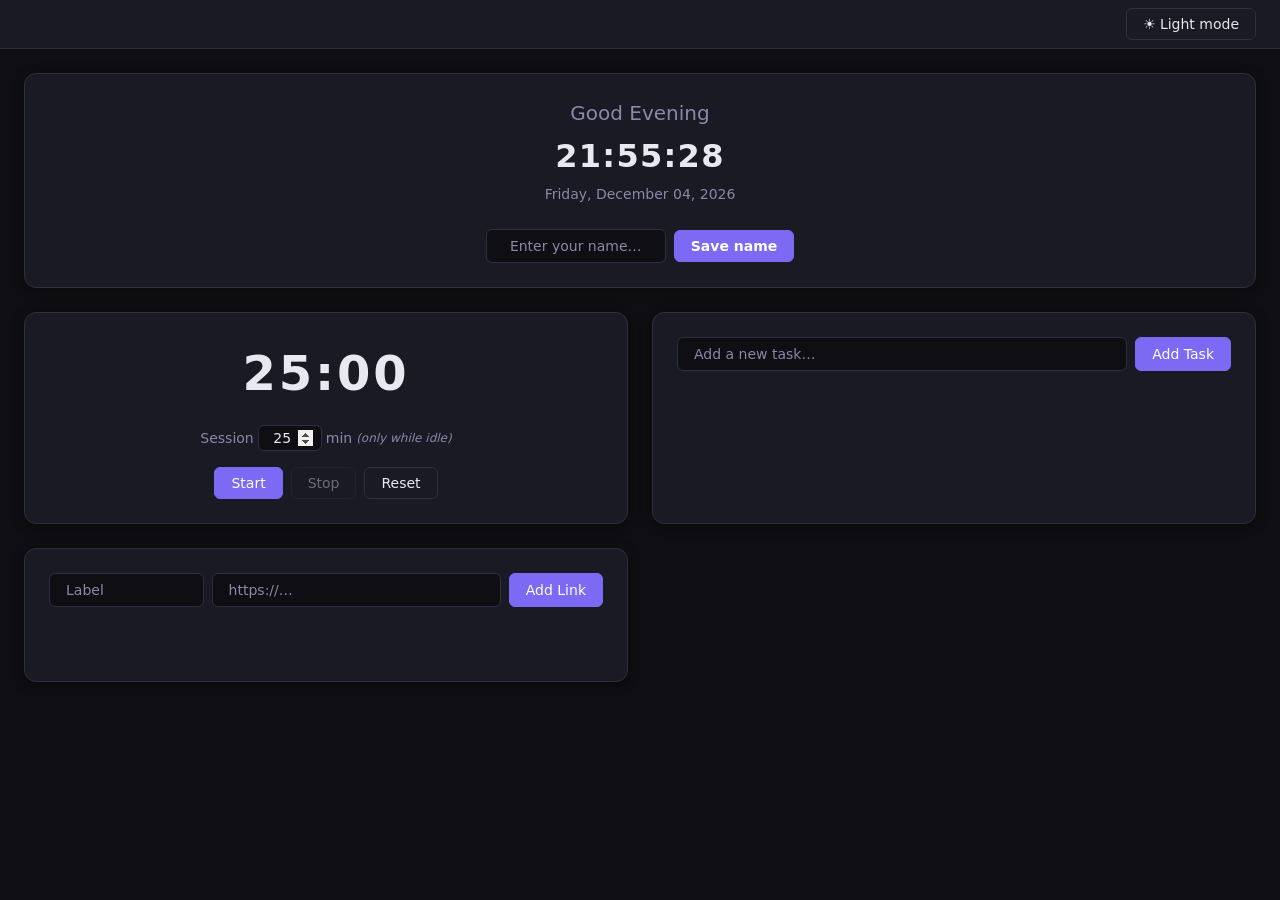
<file: index.html>
﻿<!DOCTYPE html>
<html lang="en" data-theme="dark">
  <head>
    <meta charset="UTF-8" />
    <meta name="viewport" content="width=device-width, initial-scale=1.0" />
    <title>Life Dashboard</title>
    <link rel="stylesheet" href="css/style.css" />
  </head>
  <body>

    <!-- Top bar: theme toggle -->
    <header class="topbar">
      <button id="theme-toggle" class="btn btn--ghost topbar__theme-btn" aria-label="Switch to light mode">
        <span id="theme-icon" aria-hidden="true">☀️</span>
        <span id="theme-label">Light mode</span>
      </button>
    </header>

    <main class="dashboard">

      <!-- Greeting Widget -->
      <section class="widget widget--greeting">
        <p id="greeting-text"></p>
        <time id="clock-time"></time>
        <p id="clock-date"></p>
        <!-- Challenge: Custom name in greeting -->
        <div class="greeting-name-row">
          <input id="name-input" type="text" maxlength="30"
                 placeholder="Enter your name…"
                 aria-label="Your name" />
          <button id="name-save" class="btn btn--ghost">Save name</button>
        </div>
      </section>

      <!-- Focus Timer Widget -->
      <section class="widget widget--timer">
        <div id="timer-display" role="timer" aria-live="polite" aria-atomic="true">25:00</div>
        <!-- Challenge: Change Pomodoro time -->
        <div class="timer-settings">
          <label for="timer-duration" class="timer-settings__label">Session</label>
          <input id="timer-duration" type="number" min="1" max="60" value="25"
                 aria-label="Session duration in minutes" />
          <span class="timer-settings__unit">min</span>
          <span class="timer-settings__hint">(only while idle)</span>
        </div>
        <div class="timer-controls">
          <button id="btn-start" type="button" class="btn btn--primary">Start</button>
          <button id="btn-stop"  type="button" class="btn btn--ghost" disabled>Stop</button>
          <button id="btn-reset" type="button" class="btn btn--ghost">Reset</button>
        </div>
        <div id="timer-announcement" aria-live="assertive" aria-atomic="true" class="sr-only"></div>
      </section>

      <!-- Task List Widget -->
      <section class="widget widget--tasks">
        <form id="task-form">
          <input id="task-input" type="text" maxlength="200" placeholder="Add a new task…" aria-label="New task title" />
          <button id="task-submit" type="submit" class="btn btn--primary">Add Task</button>
        </form>
        <p id="task-error" role="alert" aria-live="polite"></p>
        <ul id="task-list"></ul>
      </section>

      <!-- Quick Links Widget -->
      <section class="widget widget--links">
        <form id="link-form">
          <input id="link-label" type="text" maxlength="50" placeholder="Label" aria-label="Link label" />
          <input id="link-url" type="url" maxlength="2048" placeholder="https://…" aria-label="Link URL" />
          <button id="link-submit" type="submit" class="btn btn--primary">Add Link</button>
        </form>
        <p id="link-error" role="alert" aria-live="polite"></p>
        <div id="links-list"></div>
      </section>

    </main>
    <script defer src="js/app.js"></script>
  </body>
</html>
</file>
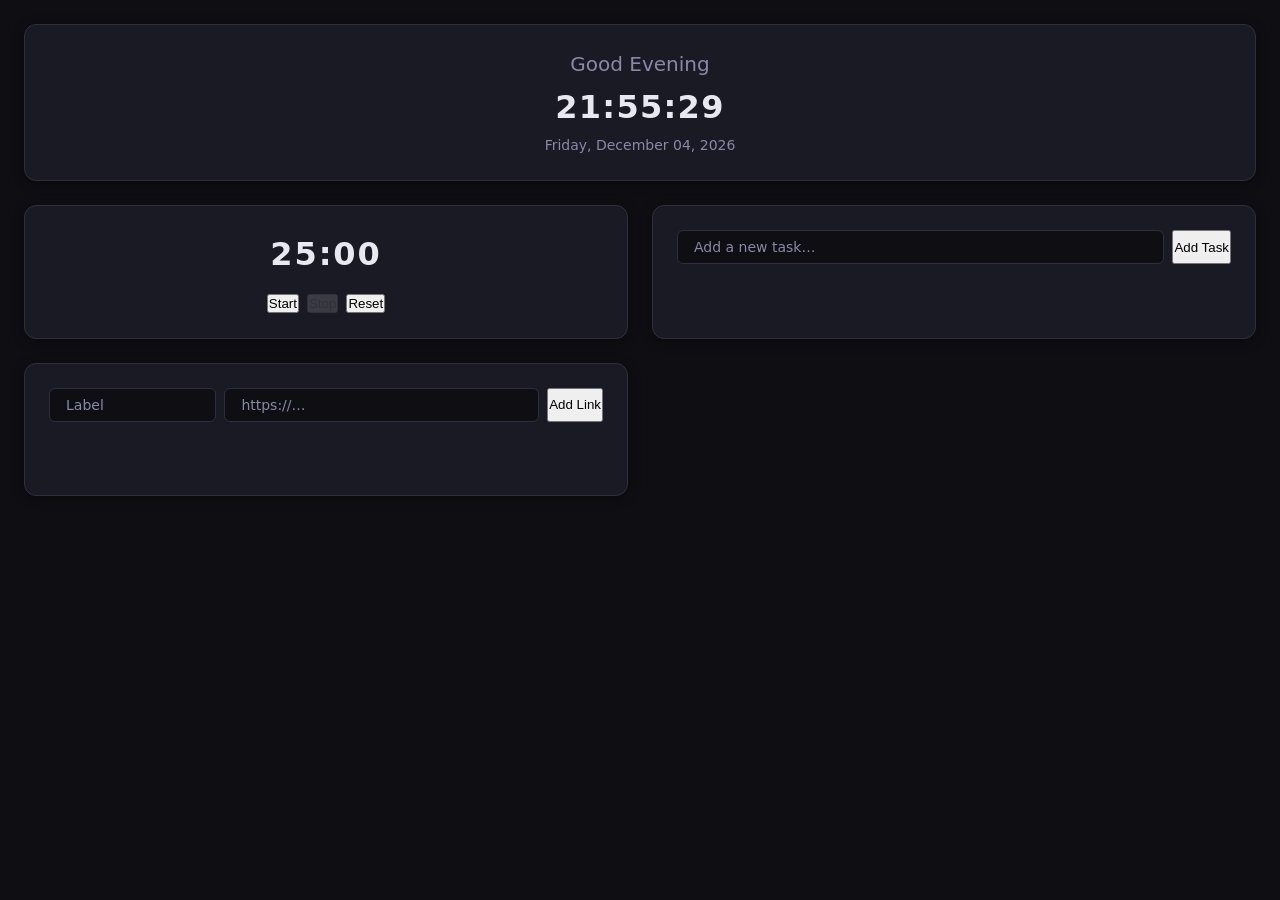
<file: CodingCamp--16November26-putrarajapratama/index.html>
<!DOCTYPE html>
<html lang="en">
  <head>
    <meta charset="UTF-8" />
    <meta name="viewport" content="width=device-width, initial-scale=1.0" />
    <title>Life Dashboard</title>
    <link rel="stylesheet" href="css/style.css" />
  </head>
  <body>
    <main class="dashboard">

      <!-- Greeting Widget -->
      <section class="widget widget--greeting">
        <p id="greeting-text"></p>
        <time id="clock-time"></time>
        <p id="clock-date"></p>
      </section>

      <!-- Focus Timer Widget -->
      <section class="widget widget--timer">
        <div id="timer-display" role="timer" aria-live="polite" aria-atomic="true">25:00</div>
        <div class="timer-controls">
          <button id="btn-start" type="button">Start</button>
          <button id="btn-stop" type="button" disabled>Stop</button>
          <button id="btn-reset" type="button">Reset</button>
        </div>
        <div id="timer-announcement" aria-live="assertive" aria-atomic="true" class="sr-only"></div>
      </section>

      <!-- Task List Widget -->
      <section class="widget widget--tasks">
        <form id="task-form">
          <input id="task-input" type="text" maxlength="200" placeholder="Add a new task…" aria-label="New task title" />
          <button id="task-submit" type="submit">Add Task</button>
        </form>
        <p id="task-error" role="alert" aria-live="polite"></p>
        <ul id="task-list"></ul>
      </section>

      <!-- Quick Links Widget -->
      <section class="widget widget--links">
        <form id="link-form">
          <input id="link-label" type="text" maxlength="50" placeholder="Label" aria-label="Link label" />
          <input id="link-url" type="url" maxlength="2048" placeholder="https://…" aria-label="Link URL" />
          <button id="link-submit" type="submit">Add Link</button>
        </form>
        <p id="link-error" role="alert" aria-live="polite"></p>
        <div id="links-list"></div>
      </section>

    </main>
    <script defer src="js/app.js"></script>
  </body>
</html>
</file>
<file: css/style.css>
﻿/* Life Dashboard — style.css */

/* ============================================================
   1. CUSTOM PROPERTIES — dark theme (default)
   ============================================================ */
:root,
[data-theme="dark"] {
  --color-bg:       #0f0f13;
  --color-surface:  #1a1a24;
  --color-border:   #2e2e42;
  --color-accent:   #7c6af5;
  --color-text:     #e8e8f0;
  --color-muted:    #8888a8;
  --color-success:  #4caf82;
  --color-danger:   #e05a5a;
  --color-warning:  #f0a040;

  --font-family:    system-ui, -apple-system, sans-serif;
  --font-size-base: 16px;
  --font-size-sm:   14px;
  --font-size-lg:   20px;
  --font-size-xl:   32px;

  --space-xs:  4px;
  --space-sm:  8px;
  --space-md:  16px;
  --space-lg:  24px;
  --space-xl:  40px;

  --radius-sm:   6px;
  --radius-md:   12px;
  --shadow-card: 0 2px 12px rgba(0, 0, 0, 0.4);
}

/* ============================================================
   1b. CUSTOM PROPERTIES — light theme
   ============================================================ */
[data-theme="light"] {
  --color-bg:       #f4f4f8;
  --color-surface:  #ffffff;
  --color-border:   #d0d0e0;
  --color-accent:   #5b4de0;
  --color-text:     #1a1a2e;
  --color-muted:    #6b6b8a;
  --color-success:  #2e7d55;
  --color-danger:   #c0392b;
  --color-warning:  #b07000;
  --shadow-card:    0 2px 12px rgba(0, 0, 0, 0.1);
}

/* ============================================================
   2. RESET AND BASE
   ============================================================ */
*,
*::before,
*::after {
  box-sizing: border-box;
  margin: 0;
  padding: 0;
}

body {
  background-color: var(--color-bg);
  color: var(--color-text);
  font-family: var(--font-family);
  font-size: var(--font-size-base);
  line-height: 1.5;
  min-height: 100vh;
  transition: background-color 0.3s ease, color 0.3s ease;
}

.sr-only {
  position: absolute;
  width: 1px;
  height: 1px;
  padding: 0;
  margin: -1px;
  overflow: hidden;
  clip: rect(0, 0, 0, 0);
  white-space: nowrap;
  border: 0;
}

/* ============================================================
   3. TOP BAR
   ============================================================ */
.topbar {
  display: flex;
  justify-content: flex-end;
  align-items: center;
  padding: var(--space-sm) var(--space-lg);
  background-color: var(--color-surface);
  border-bottom: 1px solid var(--color-border);
  transition: background-color 0.3s ease, border-color 0.3s ease;
}

/* Theme toggle — clearly clickable, accent border */
.topbar__theme-btn {
  display: inline-flex;
  align-items: center;
  gap: var(--space-xs);
  font-size: var(--font-size-sm);
  font-weight: 600;
  padding: var(--space-xs) var(--space-md);
  background-color: var(--color-accent);
  border: 2px solid var(--color-accent);
  border-radius: var(--radius-sm);
  color: #ffffff;
  cursor: pointer;
  transition: opacity 0.15s ease, background-color 0.15s ease;
}

.topbar__theme-btn:hover {
  opacity: 0.85;
}

.topbar__theme-btn:focus-visible {
  outline: 2px solid var(--color-text);
  outline-offset: 3px;
}

/* ============================================================
   4. LAYOUT
   ============================================================ */
.dashboard {
  display: grid;
  gap: var(--space-lg);
  padding: var(--space-lg);
}

@media (min-width: 640px) {
  .dashboard {
    grid-template-columns: 1fr 1fr;
  }
}

.widget--greeting {
  grid-column: 1 / -1;
}

/* ============================================================
   5. WIDGET BASE
   ============================================================ */
.widget {
  background-color: var(--color-surface);
  border: 1px solid var(--color-border);
  border-radius: var(--radius-md);
  box-shadow: var(--shadow-card);
  padding: var(--space-lg);
  transition: background-color 0.3s ease, border-color 0.3s ease;
}

/* Widget headings (auto-generated by browser section heading) */
.widget h2 {
  font-size: var(--font-size-lg);
  font-weight: 700;
  margin-bottom: var(--space-md);
  color: var(--color-text);
}

/* ---- Greeting widget ---- */
.widget--greeting {
  text-align: center;
}

#greeting-text {
  font-size: var(--font-size-lg);
  color: var(--color-muted);
  margin-bottom: var(--space-xs);
  min-height: 1.5em;
}

#clock-time {
  display: block;
  font-size: var(--font-size-xl);
  font-weight: 700;
  letter-spacing: 0.04em;
  color: var(--color-text);
  margin-bottom: var(--space-xs);
}

#clock-date {
  font-size: var(--font-size-sm);
  color: var(--color-muted);
  margin-bottom: var(--space-md);
}

.greeting-name-row {
  display: inline-flex;
  align-items: center;
  gap: var(--space-sm);
  margin-top: var(--space-sm);
  flex-wrap: wrap;
  justify-content: center;
}

.greeting-name-row #name-input {
  width: 180px;
  flex: 0 1 180px;
  text-align: center;
}

/* Save-name button — accent style so it looks actionable */
#name-save {
  background-color: var(--color-accent);
  border-color: var(--color-accent);
  color: #ffffff;
  font-weight: 600;
  min-width: 90px;
  transition: background-color 0.2s ease, opacity 0.2s ease;
}

#name-save:hover:not(:disabled) {
  opacity: 0.85;
}

#name-save:disabled {
  opacity: 0.6;
  cursor: default;
}

/* ---- Focus Timer widget ---- */
.widget--timer {
  display: flex;
  flex-direction: column;
  align-items: center;
  gap: var(--space-md);
}

#timer-display {
  font-size: 48px;
  font-weight: 700;
  letter-spacing: 0.06em;
  color: var(--color-text);
  font-variant-numeric: tabular-nums;
}

.timer-settings {
  display: flex;
  align-items: center;
  gap: var(--space-xs);
  flex-wrap: wrap;
  justify-content: center;
}

.timer-settings__label {
  font-size: var(--font-size-sm);
  color: var(--color-muted);
}

#timer-duration {
  width: 64px;
  padding: var(--space-xs) var(--space-sm);
  background-color: var(--color-bg);
  border: 1px solid var(--color-border);
  border-radius: var(--radius-sm);
  color: var(--color-text);
  font-family: var(--font-family);
  font-size: var(--font-size-sm);
  text-align: center;
  -moz-appearance: textfield;
  transition: background-color 0.3s ease, border-color 0.3s ease, color 0.3s ease;
}

#timer-duration::-webkit-inner-spin-button,
#timer-duration::-webkit-outer-spin-button {
  opacity: 1;
}

#timer-duration:focus-visible {
  outline: 2px solid var(--color-accent);
  outline-offset: 2px;
  border-color: var(--color-accent);
}

#timer-duration:disabled {
  opacity: 0.4;
  cursor: not-allowed;
}

.timer-settings__unit,
.timer-settings__hint {
  font-size: var(--font-size-sm);
  color: var(--color-muted);
}

.timer-settings__hint {
  font-size: 12px;
  font-style: italic;
}

.timer-controls {
  display: flex;
  gap: var(--space-sm);
  flex-wrap: wrap;
  justify-content: center;
}

/* ---- Task List widget ---- */
.widget--tasks {
  display: flex;
  flex-direction: column;
  gap: var(--space-md);
}

#task-form {
  display: flex;
  gap: var(--space-sm);
  flex-wrap: wrap;
}

#task-input {
  flex: 1 1 160px;
}

#task-list {
  list-style: none;
  display: flex;
  flex-direction: column;
  gap: var(--space-sm);
}

li[data-id] {
  display: flex;
  align-items: center;
  gap: var(--space-sm);
  padding: var(--space-sm) var(--space-md);
  border: 1px solid var(--color-border);
  border-radius: var(--radius-sm);
  background-color: var(--color-bg);
  transition: background-color 0.3s ease, border-color 0.3s ease;
}

.task__title {
  flex: 1;
  font-size: var(--font-size-sm);
  color: var(--color-text);
  word-break: break-word;
}

.task--complete .task__title {
  text-decoration: line-through;
  color: var(--color-muted);
}

.task__edit-input {
  flex: 1;
  font-size: var(--font-size-sm);
}

/* ---- Quick Links widget ---- */
.widget--links {
  display: flex;
  flex-direction: column;
  gap: var(--space-md);
}

#link-form {
  display: flex;
  flex-wrap: wrap;
  gap: var(--space-sm);
}

#link-label {
  flex: 1 1 100px;
}

#link-url {
  flex: 2 1 180px;
}

#links-list {
  display: flex;
  flex-wrap: wrap;
  gap: var(--space-sm);
}

.link-card {
  display: inline-flex;
  align-items: center;
  gap: var(--space-xs);
}

/* ============================================================
   6. FORM INPUTS
   ============================================================ */
input[type="text"],
input[type="url"],
input[type="number"] {
  background-color: var(--color-bg);
  border: 1px solid var(--color-border);
  border-radius: var(--radius-sm);
  color: var(--color-text);
  font-family: var(--font-family);
  font-size: var(--font-size-sm);
  padding: var(--space-sm) var(--space-md);
  min-width: 0;
  width: 100%;
  transition: background-color 0.3s ease, border-color 0.3s ease, color 0.3s ease;
}

input[type="text"]::placeholder,
input[type="url"]::placeholder {
  color: var(--color-muted);
}

input[type="text"]:focus-visible,
input[type="url"]:focus-visible,
input[type="number"]:focus-visible {
  outline: 2px solid var(--color-accent);
  outline-offset: 2px;
  border-color: var(--color-accent);
}

/* ============================================================
   7. BUTTONS
   ============================================================ */
.btn {
  display: inline-flex;
  align-items: center;
  justify-content: center;
  gap: var(--space-xs);
  border: 1px solid transparent;
  border-radius: var(--radius-sm);
  cursor: pointer;
  font-family: var(--font-family);
  font-size: var(--font-size-sm);
  font-weight: 500;
  line-height: 1;
  padding: var(--space-sm) var(--space-md);
  transition: opacity 0.15s ease, background-color 0.15s ease;
  white-space: nowrap;
}

.btn--primary {
  background-color: var(--color-accent);
  border-color: var(--color-accent);
  color: #ffffff;
}

.btn--primary:hover:not(:disabled) {
  opacity: 0.88;
}

.btn--ghost {
  background-color: transparent;
  border-color: var(--color-border);
  color: var(--color-text);
}

.btn--ghost:hover:not(:disabled) {
  background-color: var(--color-border);
}

.btn--danger {
  background-color: var(--color-danger);
  border-color: var(--color-danger);
  color: #ffffff;
}

.btn--danger:hover:not(:disabled) {
  opacity: 0.88;
}

.btn--link-open {
  background-color: transparent;
  border-color: var(--color-accent);
  color: var(--color-accent);
}

.btn--link-open:hover:not(:disabled) {
  background-color: var(--color-accent);
  color: #ffffff;
}

button:disabled,
button[aria-disabled="true"] {
  opacity: 0.4;
  cursor: not-allowed;
}

button:focus-visible,
a:focus-visible {
  outline: 2px solid var(--color-accent);
  outline-offset: 2px;
}

/* ============================================================
   8. INLINE VALIDATION MESSAGES
   ============================================================ */
#task-error,
#link-error {
  font-size: var(--font-size-sm);
  color: var(--color-danger);
  min-height: 1.25em;
}

/* ============================================================
   9. STORAGE ERROR BANNER
   ============================================================ */
.storage-error {
  background-color: rgba(224, 90, 90, 0.15);
  border: 1px solid var(--color-danger);
  border-radius: var(--radius-sm);
  color: var(--color-danger);
  font-size: var(--font-size-sm);
  padding: var(--space-sm) var(--space-md);
}
</file>
<file: CodingCamp--16November26-putrarajapratama/css/style.css>
/* Life Dashboard — styles */

/* ============================================================
   1. CUSTOM PROPERTIES  (Task 3.1)
   ============================================================ */
:root {
  /* Colour palette */
  --color-bg:       #0f0f13;
  --color-surface:  #1a1a24;
  --color-border:   #2e2e42;
  --color-accent:   #7c6af5;
  --color-text:     #e8e8f0;
  --color-muted:    #8888a8;
  --color-success:  #4caf82;
  --color-danger:   #e05a5a;
  --color-warning:  #f0a040;

  /* Typography */
  --font-family:    system-ui, -apple-system, sans-serif;
  --font-size-base: 16px;
  --font-size-sm:   14px;
  --font-size-lg:   20px;
  --font-size-xl:   32px;

  /* Spacing */
  --space-xs:  4px;
  --space-sm:  8px;
  --space-md:  16px;
  --space-lg:  24px;
  --space-xl:  40px;

  /* Radius / shadow */
  --radius-sm:   6px;
  --radius-md:   12px;
  --shadow-card: 0 2px 12px rgba(0, 0, 0, 0.4);
}

/* ============================================================
   2. RESET AND BASE  (Task 3.1)
   ============================================================ */
*,
*::before,
*::after {
  box-sizing: border-box;
  margin: 0;
  padding: 0;
}

body {
  background-color: var(--color-bg);
  color: var(--color-text);
  font-family: var(--font-family);
  font-size: var(--font-size-base);
  line-height: 1.5;
  min-height: 100vh;
}

/* Visually hidden but accessible to screen readers */
.sr-only {
  position: absolute;
  width: 1px;
  height: 1px;
  padding: 0;
  margin: -1px;
  overflow: hidden;
  clip: rect(0, 0, 0, 0);
  white-space: nowrap;
  border: 0;
}

/* ============================================================
   3. LAYOUT  (Task 3.2)
   ============================================================ */

/* Page grid — single column by default */
.dashboard {
  display: grid;
  gap: var(--space-lg);
  padding: var(--space-lg);
}

/* Two-column grid above 640 px */
@media (min-width: 640px) {
  .dashboard {
    grid-template-columns: 1fr 1fr;
  }
}

/* Greeting spans both columns on wide screens */
.widget--greeting {
  grid-column: 1 / -1;
}

/* ============================================================
   4. WIDGET BASE  (Task 3.3)
   ============================================================ */
.widget {
  background-color: var(--color-surface);
  border: 1px solid var(--color-border);
  border-radius: var(--radius-md);
  box-shadow: var(--shadow-card);
  padding: var(--space-lg);
}

/* ---- Greeting widget ---- */
.widget--greeting {
  text-align: center;
}

#greeting-text {
  font-size: var(--font-size-lg);
  color: var(--color-muted);
  margin-bottom: var(--space-xs);
}

#clock-time {
  display: block;
  font-size: var(--font-size-xl);
  font-weight: 700;
  letter-spacing: 0.04em;
  color: var(--color-text);
  margin-bottom: var(--space-xs);
}

#clock-date {
  font-size: var(--font-size-sm);
  color: var(--color-muted);
}

/* ---- Focus Timer widget ---- */
.widget--timer {
  display: flex;
  flex-direction: column;
  align-items: center;
  gap: var(--space-md);
}

#timer-display {
  font-size: var(--font-size-xl);
  font-weight: 700;
  letter-spacing: 0.06em;
  color: var(--color-text);
}

.timer-controls {
  display: flex;
  gap: var(--space-sm);
  flex-wrap: wrap;
  justify-content: center;
}

/* ---- Task List widget ---- */
.widget--tasks {
  display: flex;
  flex-direction: column;
  gap: var(--space-md);
}

#task-form {
  display: flex;
  gap: var(--space-sm);
  flex-wrap: wrap;
}

#task-input {
  flex: 1 1 160px;
}

#task-list {
  list-style: none;
  display: flex;
  flex-direction: column;
  gap: var(--space-sm);
}

/* Individual task item */
.task__item {
  display: flex;
  align-items: center;
  gap: var(--space-sm);
  padding: var(--space-sm) var(--space-md);
  border: 1px solid var(--color-border);
  border-radius: var(--radius-sm);
  background-color: var(--color-bg);
}

.task__title {
  flex: 1;
  font-size: var(--font-size-sm);
  color: var(--color-text);
  word-break: break-word;
}

/* Requirement 3.5 — strikethrough for complete tasks */
.task--complete .task__title {
  text-decoration: line-through;
  color: var(--color-muted);
}

.task__edit-input {
  flex: 1;
  font-size: var(--font-size-sm);
}

.task__actions {
  display: flex;
  gap: var(--space-xs);
  flex-shrink: 0;
}

/* ---- Quick Links widget ---- */
.widget--links {
  display: flex;
  flex-direction: column;
  gap: var(--space-md);
}

#link-form {
  display: flex;
  flex-wrap: wrap;
  gap: var(--space-sm);
}

#link-label {
  flex: 1 1 100px;
}

#link-url {
  flex: 2 1 180px;
}

#links-list {
  display: flex;
  flex-wrap: wrap;
  gap: var(--space-sm);
}

/* Individual link entry row */
.link__item {
  display: flex;
  align-items: center;
  gap: var(--space-xs);
}

/* ============================================================
   5. FORM INPUTS  (Task 3.3)
   ============================================================ */
input[type="text"],
input[type="url"] {
  background-color: var(--color-bg);
  border: 1px solid var(--color-border);
  border-radius: var(--radius-sm);
  color: var(--color-text);
  font-family: var(--font-family);
  font-size: var(--font-size-sm);
  padding: var(--space-sm) var(--space-md);
  min-width: 0;
  width: 100%;
}

input[type="text"]::placeholder,
input[type="url"]::placeholder {
  color: var(--color-muted);
}

input[type="text"]:focus-visible,
input[type="url"]:focus-visible {
  outline: 2px solid var(--color-accent);
  outline-offset: 2px;
  border-color: var(--color-accent);
}

/* ============================================================
   6. BUTTONS  (Task 3.3)
   ============================================================ */

/* Base button */
.btn {
  display: inline-flex;
  align-items: center;
  justify-content: center;
  gap: var(--space-xs);
  border: 1px solid transparent;
  border-radius: var(--radius-sm);
  cursor: pointer;
  font-family: var(--font-family);
  font-size: var(--font-size-sm);  /* minimum 14 px — Requirement 6.4 */
  font-weight: 500;
  line-height: 1;
  padding: var(--space-sm) var(--space-md);
  transition: opacity 0.15s ease, background-color 0.15s ease;
  white-space: nowrap;
}

/* Primary — accent fill */
.btn--primary {
  background-color: var(--color-accent);
  border-color: var(--color-accent);
  color: #ffffff; /* contrast ≥ 4.5:1 against #7c6af5 */
}

.btn--primary:hover:not(:disabled) {
  opacity: 0.88;
}

/* Ghost — outline only */
.btn--ghost {
  background-color: transparent;
  border-color: var(--color-border);
  color: var(--color-text);
}

.btn--ghost:hover:not(:disabled) {
  background-color: var(--color-border);
}

/* Danger — red fill */
.btn--danger {
  background-color: var(--color-danger);
  border-color: var(--color-danger);
  color: #ffffff; /* contrast ≥ 4.5:1 against #e05a5a */
}

.btn--danger:hover:not(:disabled) {
  opacity: 0.88;
}

/*
 * Disabled state — applies to native `disabled` attribute and
 * aria-disabled="true" (set together on every disabled button).
 * Requirements 2.8, 2.9, 2.10
 */
button:disabled,
button[aria-disabled="true"] {
  opacity: 0.4;
  cursor: not-allowed;
}

/* Focus ring on all interactive elements — Requirement 6.5 */
button:focus-visible,
a:focus-visible {
  outline: 2px solid var(--color-accent);
  outline-offset: 2px;
}

/* ============================================================
   7. INLINE VALIDATION MESSAGES  (Task 3.3)
   ============================================================ */
#task-error,
#link-error {
  font-size: var(--font-size-sm);
  color: var(--color-danger);
  min-height: 1.25em; /* reserve space to avoid layout shift */
}

/* ============================================================
   8. STORAGE ERROR BANNER  (Task 3.3)
   ============================================================ */
.storage-error {
  background-color: rgba(224, 90, 90, 0.15);
  border: 1px solid var(--color-danger);
  border-radius: var(--radius-sm);
  color: var(--color-danger);
  font-size: var(--font-size-sm);
  padding: var(--space-sm) var(--space-md);
}
</file>
